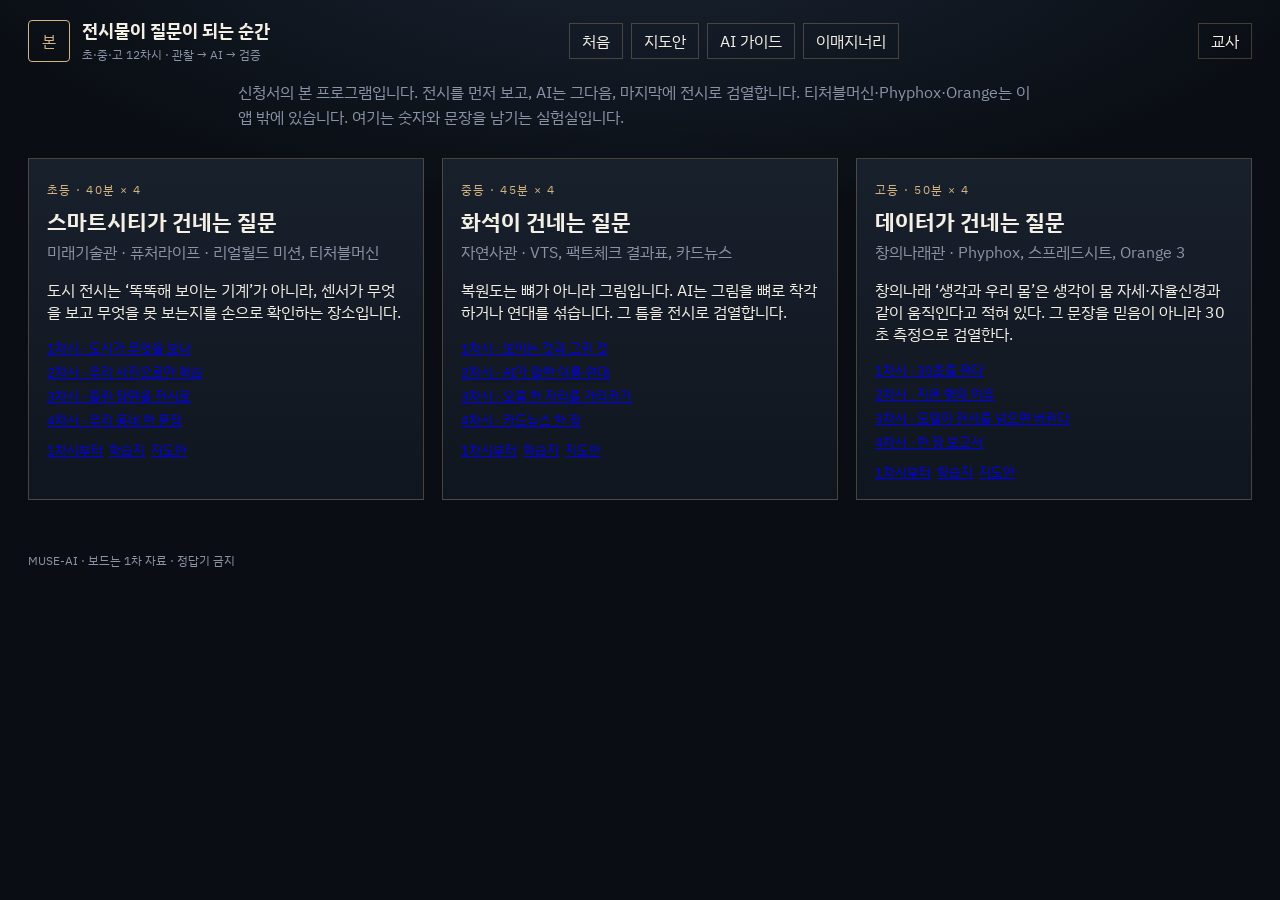
<file: school/index.html>
<!DOCTYPE html>
<html lang="ko">
  <head>
    <meta charset="UTF-8" />
    <meta name="viewport" content="width=device-width, initial-scale=1, viewport-fit=cover" />
    <title>MUSE-AI 본 프로그램 · 초·중·고</title>
    <link rel="preconnect" href="https://fonts.googleapis.com" />
    <link rel="preconnect" href="https://fonts.gstatic.com" crossorigin />
    <link href="https://fonts.googleapis.com/css2?family=IBM+Plex+Mono:wght@400;500&family=IBM+Plex+Sans+KR:wght@400;500;600;700&family=Syne:wght@700;800&display=swap" rel="stylesheet" />
    <link rel="stylesheet" href="./css/app.css" />
  </head>
  <body data-view="hub">
    <header class="top no-print">
      <a class="brand" href="#hub" id="to-hub">
        <span class="ticket">본</span>
        <span>
          <strong>전시물이 질문이 되는 순간</strong>
          <small>초·중·고 12차시 · 관찰 → AI → 검증</small>
        </span>
      </a>
      <nav class="main-nav">
        <a href="#hub">처음</a>
        <a href="#guide">지도안</a>
        <a href="#prompts">AI 가이드</a>
        <a href="../">이매지너리</a>
      </nav>
      <button type="button" id="teacher" class="ghost">교사</button>
    </header>

    <section id="hub" class="hub">
      <p class="hall-kicker">
        신청서의 본 프로그램입니다. 전시를 먼저 보고, AI는 그다음, 마지막에 전시로 검열합니다.
        티처블머신·Phyphox·Orange는 이 앱 밖에 있습니다. 여기는 숫자와 문장을 남기는 실험실입니다.
      </p>
      <div id="cards" class="stations"></div>
    </section>

    <section id="play" class="play" hidden>
      <div class="stage-col">
        <p id="mode-tag" class="mode-tag"></p>
        <nav id="lab-steps" class="lab-steps" aria-label="수업 단계"></nav>
        <p id="where" class="where"></p>
        <div id="lab-body" class="lab-body"></div>
      </div>
      <aside id="side" class="side"></aside>
    </section>

    <section id="sheet-view" class="paper-view" hidden>
      <div class="paper-bar no-print">
        <select id="sheet-sel"></select>
        <button type="button" id="sheet-print">인쇄 / PDF</button>
        <a id="sheet-back" class="ghost" href="#hub">보드로</a>
      </div>
      <div id="sheet-root"></div>
    </section>

    <section id="guide-view" class="paper-view" hidden>
      <div class="paper-bar no-print">
        <select id="guide-sel"></select>
        <button type="button" id="guide-print">인쇄 / PDF</button>
      </div>
      <div id="guide-root"></div>
    </section>

    <section id="prompt-view" class="paper-view" hidden>
      <div class="paper-bar no-print">
        <button type="button" id="prompt-print">인쇄 / PDF</button>
      </div>
      <div id="prompt-root"></div>
    </section>

    <footer class="foot no-print">MUSE-AI · 보드는 1차 자료 · 정답기 금지</footer>
    <script type="module" src="./js/main.js"></script>
  </body>
</html>
</file>
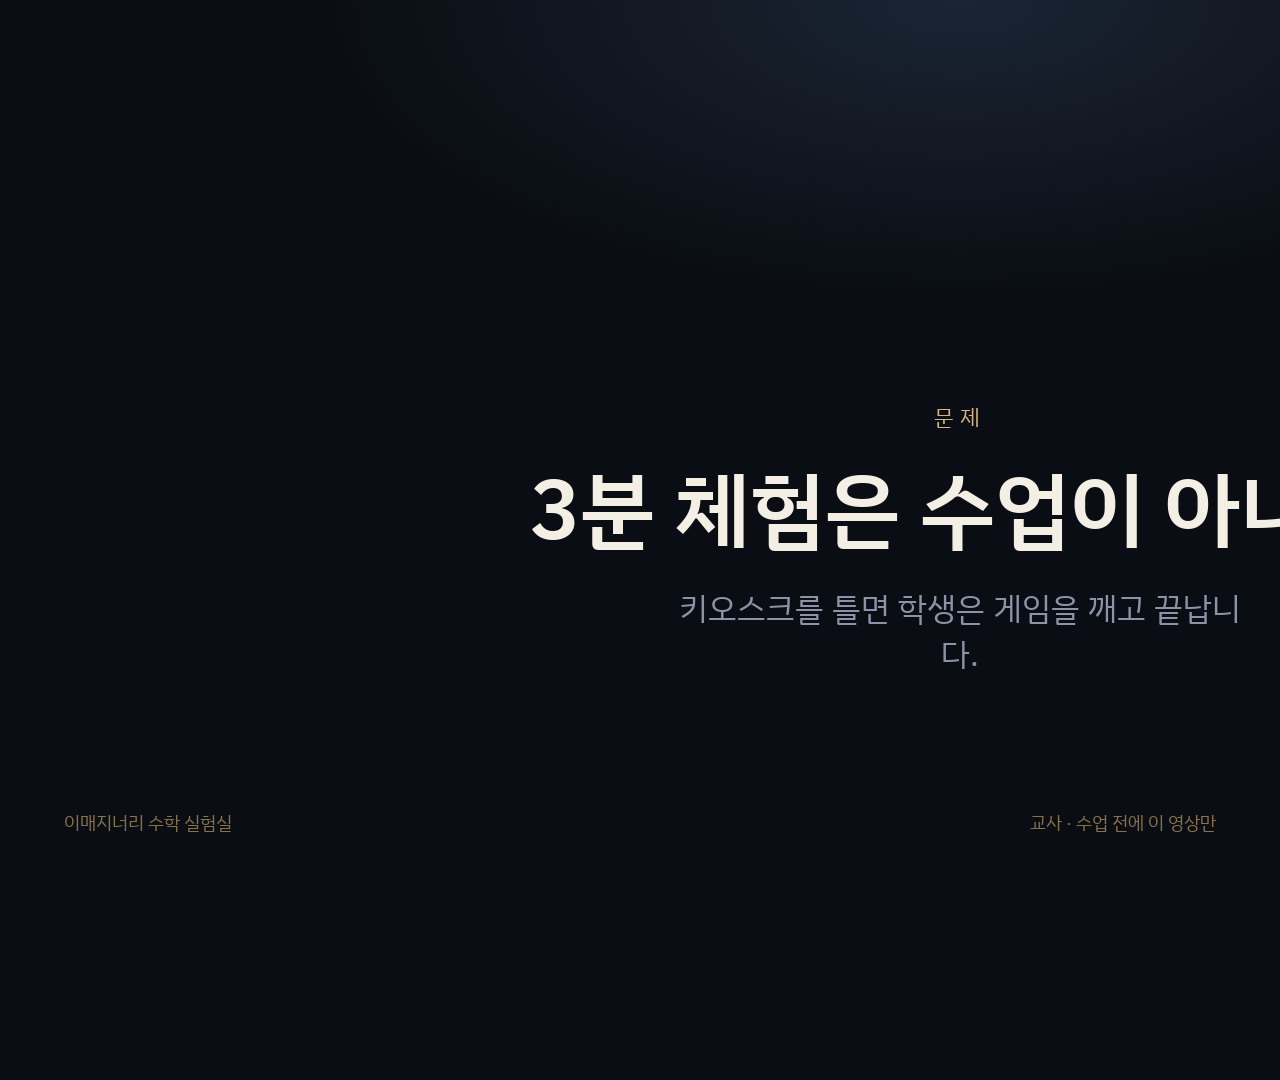
<file: film-frame.html>
<!DOCTYPE html>
<html lang="ko">
  <head>
    <meta charset="UTF-8" />
    <title>film frame</title>
    <link rel="preconnect" href="https://fonts.googleapis.com" />
    <link href="https://fonts.googleapis.com/css2?family=IBM+Plex+Sans+KR:wght@400;600&family=Syne:wght@800&display=swap" rel="stylesheet" />
    <style>
      html, body { margin: 0; width: 1920px; height: 1080px; overflow: hidden; background: #0a0e14; color: #f3efe4; font-family: "IBM Plex Sans KR", sans-serif; }
      .stage { width: 1920px; height: 1080px; display: grid; place-content: center; text-align: center; gap: 28px; padding: 80px; box-sizing: border-box;
        background: radial-gradient(900px 420px at 50% 0%, #1a2433, #0a0e14 70%); }
      .k { letter-spacing: 0.28em; color: #d4b483; font-size: 22px; margin: 0; }
      h1 { font-family: "IBM Plex Sans KR", Syne, sans-serif; font-size: 84px; margin: 0; line-height: 1.15; font-weight: 600; }
      .c { font-size: 32px; color: #8b93a7; margin: 0 auto; max-width: 18em; line-height: 1.45; }
      .foot { position: absolute; bottom: 48px; left: 64px; right: 64px; display: flex; justify-content: space-between; color: #8a7349; font-size: 18px; }
    </style>
  </head>
  <body>
    <div class="stage">
      <p class="k" id="k"></p>
      <h1 id="l"></h1>
      <p class="c" id="c"></p>
    </div>
    <p class="foot"><span>이매지너리 수학 실험실</span><span id="who"></span></p>
    <script type="module">
      import { FILMS } from "./js/films.js";
      const q = new URLSearchParams(location.search);
      const film = FILMS[q.get("film") || "teacher"];
      const i = Number(q.get("i") || 0);
      const sc = film.scenes[i];
      document.getElementById("k").textContent = sc.kicker;
      document.getElementById("l").textContent = sc.line;
      document.getElementById("c").textContent = sc.cap;
      document.getElementById("who").textContent = film.who + " · " + film.title;
    </script>
  </body>
</html>
</file>
<file: school/css/app.css>
:root {
  --ink: #0a0e14;
  --vitrine: #121821;
  --brass: #d4b483;
  --chalk: #f3efe4;
  --mist: #8b93a7;
  --line: rgba(212, 180, 131, 0.28);
  --font: "IBM Plex Sans KR", sans-serif;
  --display: Syne, "IBM Plex Sans KR", sans-serif;
  --paper: #f3efe4;
  --paper-ink: #1a140c;
}
* { box-sizing: border-box; }
html, body { margin: 0; min-height: 100%; }
body {
  font-family: var(--font);
  background: radial-gradient(1200px 500px at 50% -10%, #1a2433 0%, transparent 60%), var(--ink);
  color: var(--chalk);
  min-height: 100dvh;
}
[hidden] { display: none !important; }
.top {
  display: flex; justify-content: space-between; align-items: center; gap: 16px;
  padding: 18px 28px 8px; flex-wrap: wrap;
}
.brand { display: flex; gap: 12px; align-items: center; color: inherit; text-decoration: none; }
.ticket {
  width: 42px; height: 42px; display: grid; place-items: center;
  border: 1px solid var(--brass); color: var(--brass); border-radius: 4px;
  font-family: var(--display);
}
.brand strong { display: block; font-size: 18px; }
.brand small { color: var(--mist); font-size: 12px; }
.main-nav { display: flex; gap: 8px; flex-wrap: wrap; }
.main-nav a, .ghost, button {
  color: var(--chalk); background: transparent; border: 1px solid var(--line);
  padding: 6px 12px; text-decoration: none; cursor: pointer; font: inherit;
}
button.next, button.copy { background: var(--brass); color: #1a140c; border: 0; }
.ghost.is-on, #teacher.is-on { border-color: var(--brass); color: var(--brass); }
.hall-kicker { max-width: 860px; margin: 8px auto 28px; padding: 0 28px; color: var(--mist); line-height: 1.55; }
.stations {
  display: grid; grid-template-columns: repeat(3, minmax(0, 1fr));
  gap: 18px; padding: 0 28px 40px;
}
.station {
  background: linear-gradient(180deg, #18202c, #10161f);
  border: 1px solid var(--line); padding: 18px; min-height: 220px;
}
.station strong { display: block; font-size: 22px; margin: 8px 0 4px; }
.station em { color: var(--mist); font-style: normal; display: block; margin-bottom: 12px; }
.cta-row { display: flex; flex-wrap: wrap; gap: 6px; margin-top: 12px; }
.cta-row a { font-size: 13px; }
.lessons { display: flex; flex-direction: column; gap: 6px; margin-top: 10px; }
.lessons a { font-size: 13px; }
.play { display: grid; grid-template-columns: 1.4fr 0.8fr; gap: 20px; padding: 8px 28px 40px; }
.mode-tag { color: var(--brass); letter-spacing: 0.12em; font-size: 12px; }
.lab-steps { display: flex; flex-wrap: wrap; gap: 6px; margin: 8px 0 16px; }
.lab-steps button { border-radius: 999px; }
.lab-steps button.is-on { background: var(--brass); color: #1a140c; border: 0; }
.lab-steps button:disabled { opacity: 0.35; cursor: not-allowed; }
.where { color: var(--mist); font-size: 13px; }
.lab-body h2 { font-family: var(--display); margin: 0 0 12px; }
.lab-body p, .side p { line-height: 1.55; }
.fields { display: grid; gap: 12px; margin: 16px 0; }
.fields label, .fields fieldset { display: grid; gap: 6px; border: 0; padding: 0; }
.fields input, .fields textarea {
  background: #0d1219; color: var(--chalk); border: 1px solid var(--line);
  padding: 8px; font: inherit; width: 100%;
}
.opt { display: flex; gap: 8px; align-items: center; }
.prompt { width: 100%; min-height: 10em; background: #0d1219; color: var(--chalk); border: 1px solid var(--line); padding: 10px; font: inherit; }
.side {
  border: 1px solid var(--line); padding: 18px; background: #16110a;
}
.side h3 { margin: 0 0 8px; color: var(--brass); font-size: 13px; letter-spacing: 0.12em; }
.paper-bar { display: flex; gap: 8px; padding: 8px 28px; flex-wrap: wrap; }
.paper-view { padding: 12px 24px 40px; }
.a4 {
  max-width: 210mm; margin: 0 auto; background: var(--paper); color: var(--paper-ink);
  padding: 18mm 16mm; min-height: 297mm;
}
.a4 h1 { font-family: var(--display); font-size: 26px; margin: 4px 0 8px; }
.a4 h2 { font-size: 16px; margin: 18px 0 8px; }
.a4 .meta { color: #6b5a3c; font-size: 13px; }
.a4 .blank { min-height: 2.2em; border-bottom: 1px solid #cbb896; margin: 6px 0 12px; white-space: pre-wrap; }
.a4 table { width: 100%; border-collapse: collapse; }
.a4 th, .a4 td { border: 1px solid #c4a574; padding: 6px; font-size: 13px; vertical-align: top; }
.foot { padding: 12px 28px 28px; color: var(--mist); font-size: 12px; }
.fail { color: #e8a0a0; }
@media (max-width: 900px) {
  .stations { grid-template-columns: 1fr; }
  .play { grid-template-columns: 1fr; }
}
@media print {
  .no-print, header, footer { display: none !important; }
  body { background: white; }
  .paper-view, .paper-view[hidden] { display: block !important; }
  .a4 { box-shadow: none; page-break-after: always; }
}
</file>
